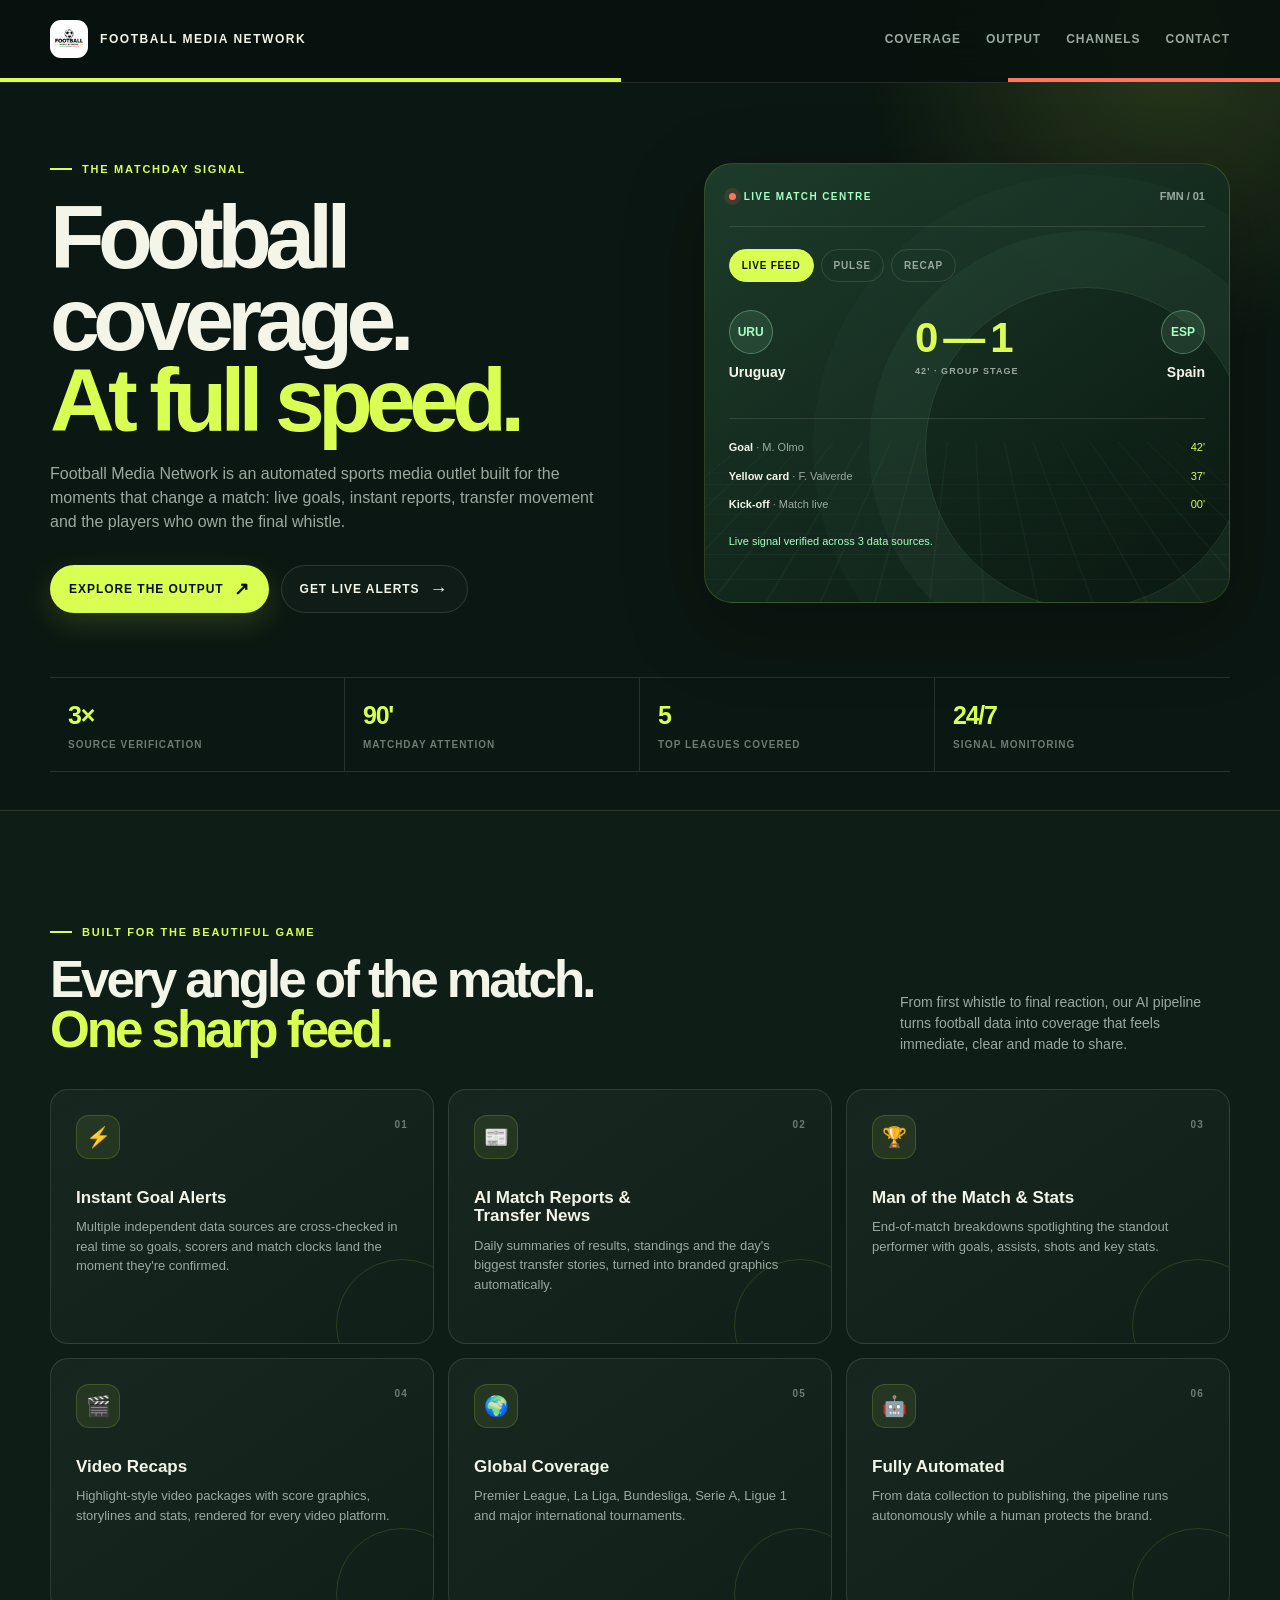
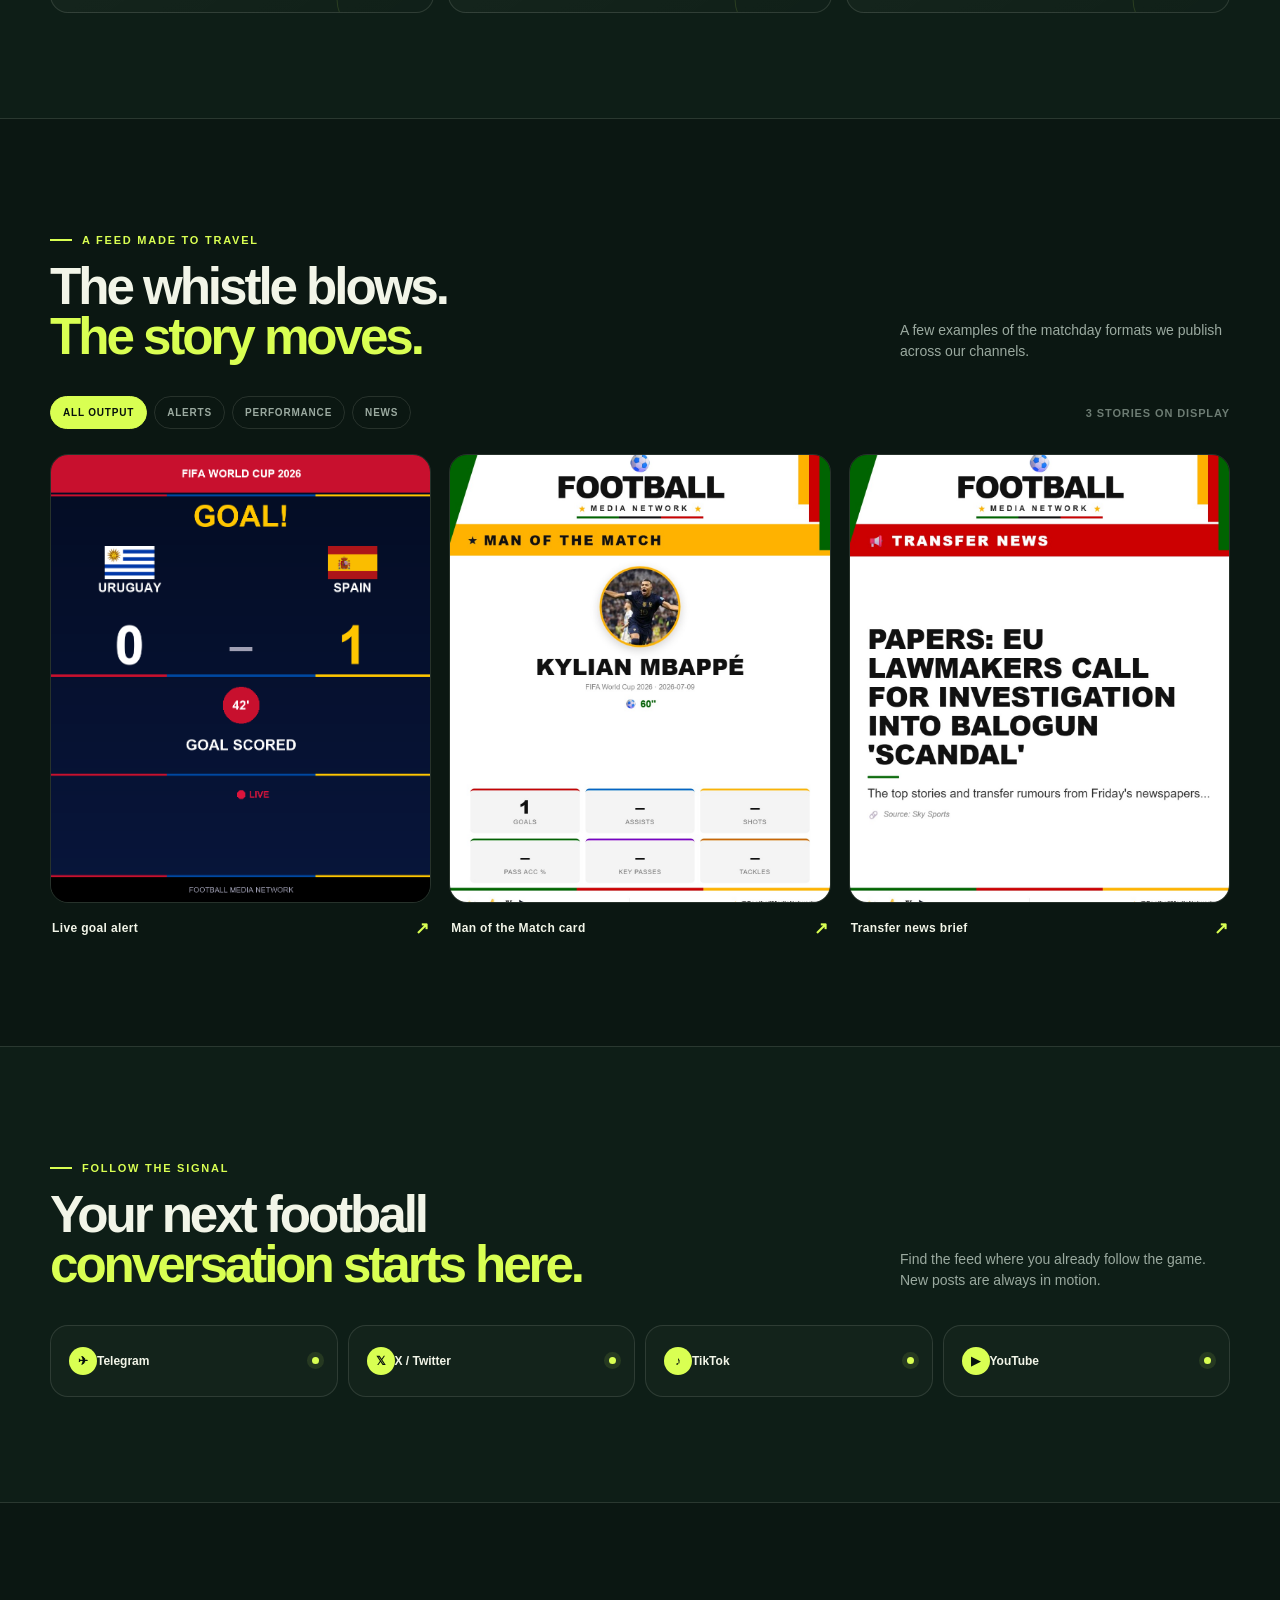
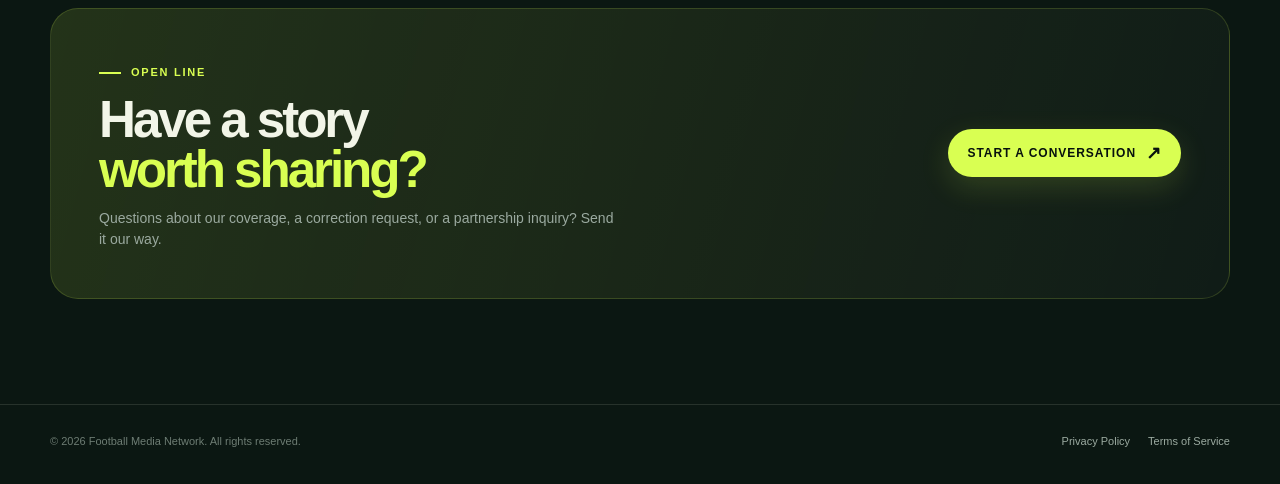
<file: index.html>
<!DOCTYPE html>
<html lang="en">
<head>
<meta charset="UTF-8">
<meta name="viewport" content="width=device-width, initial-scale=1.0">
<title>Football Media Network — AI-Powered Football Coverage</title>
<meta name="description" content="Football Media Network delivers AI-generated match graphics, live goal alerts, transfer news and Man of the Match breakdowns across Telegram, X, TikTok and YouTube.">
<!-- The same artwork submitted as the TikTok app icon, at every size and on
     every page. Review rejected the app because the icon in Basic Info did
     not match the site or the browser tab: the site declared no favicon at
     all, and the header showed a football emoji instead of the mark. -->
<link rel="icon" href="assets/brand/favicon.ico" sizes="any">
<link rel="icon" type="image/png" sizes="32x32" href="assets/brand/icon-32.png">
<link rel="icon" type="image/png" sizes="192x192" href="assets/brand/icon-192.png">
<link rel="apple-touch-icon" sizes="180x180" href="assets/brand/icon-180.png">
<meta property="og:title" content="Football Media Network">
<meta property="og:description" content="AI-generated match graphics, live goal alerts, transfer news and Man of the Match breakdowns.">
<meta property="og:image" content="assets/brand/icon-512.png">
<meta name="twitter:card" content="summary">
<meta name="twitter:image" content="assets/brand/icon-512.png">
<link rel="stylesheet" href="styles.css">
</head>
<body>

<header class="site-header">
  <div class="wrap topbar">
    <a class="brand" href="#top" aria-label="Football Media Network home"><img class="mark" src="assets/brand/icon-192.png" alt="Football Media Network"><span>FOOTBALL MEDIA NETWORK</span></a>
    <button class="menu-toggle" type="button" aria-label="Toggle navigation" aria-expanded="false"><span></span><span></span><span></span></button>
    <nav class="topnav" aria-label="Primary navigation">
      <a href="#what">Coverage</a>
      <a href="#samples">Output</a>
      <a href="#platforms">Channels</a>
      <a href="#contact">Contact</a>
    </nav>
  </div>
  <div class="stripe"><div class="g"></div><div class="k"></div><div class="r"></div></div>
</header>

<main id="top">
  <section class="hero">
    <div class="wrap hero-grid">
      <div>
        <span class="eyebrow">The matchday signal</span>
        <h1>Football coverage.<span class="hl">At full speed.</span></h1>
        <p class="hero-copy">Football Media Network is an automated sports media outlet built for the moments that change a match: live goals, instant reports, transfer movement and the players who own the final whistle.</p>
        <div class="hero-actions">
          <a class="button button-primary" href="#samples">Explore the output <span class="arrow">↗</span></a>
          <a class="button button-ghost" href="https://t.me/FootballMediaN">Get live alerts <span class="arrow">→</span></a>
        </div>
      </div>

      <aside class="match-card" aria-label="Live match centre preview">
        <div class="match-top">
          <span class="live-label">Live match centre</span>
          <small>FMN / 01</small>
        </div>
        <div class="match-tabs" role="tablist" aria-label="Match centre views">
          <button class="match-tab is-active" type="button" role="tab" aria-selected="true" data-match-tab="live">Live feed</button>
          <button class="match-tab" type="button" role="tab" aria-selected="false" data-match-tab="pulse">Pulse</button>
          <button class="match-tab" type="button" role="tab" aria-selected="false" data-match-tab="recap">Recap</button>
        </div>
        <div class="fixture">
          <div class="team"><span class="team-badge">URU</span><span>Uruguay</span></div>
          <div class="score">0 — 1<small>42' · Group stage</small></div>
          <div class="team"><span class="team-badge">ESP</span><span>Spain</span></div>
        </div>
        <div class="match-events">
          <div class="match-event"><span><b>Goal</b> · M. Olmo</span><span class="event-time">42'</span></div>
          <div class="match-event"><span><b>Yellow card</b> · F. Valverde</span><span class="event-time">37'</span></div>
          <div class="match-event"><span><b>Kick-off</b> · Match live</span><span class="event-time">00'</span></div>
        </div>
        <div class="match-status" data-match-status aria-live="polite">Live signal verified across 3 data sources.</div>
      </aside>
    </div>

    <div class="wrap stat-bar" aria-label="Football Media Network stats">
      <div class="stat"><strong>3×</strong><span>Source verification</span></div>
      <div class="stat"><strong>90'</strong><span>Matchday attention</span></div>
      <div class="stat"><strong>5</strong><span>Top leagues covered</span></div>
      <div class="stat"><strong>24/7</strong><span>Signal monitoring</span></div>
    </div>
  </section>

  <section id="what" class="alt">
    <div class="wrap">
      <div class="section-heading">
        <div><span class="section-kicker">Built for the beautiful game</span><h2 class="section-title">Every angle of the match.<br><span class="accent">One sharp feed.</span></h2></div>
        <p class="section-intro">From first whistle to final reaction, our AI pipeline turns football data into coverage that feels immediate, clear and made to share.</p>
      </div>
      <div class="grid3">
        <article class="feature"><span class="feature-number">01</span><div class="ico">⚡</div><h3>Instant Goal Alerts</h3><p>Multiple independent data sources are cross-checked in real time so goals, scorers and match clocks land the moment they're confirmed.</p></article>
        <article class="feature"><span class="feature-number">02</span><div class="ico">📰</div><h3>AI Match Reports &amp; Transfer News</h3><p>Daily summaries of results, standings and the day's biggest transfer stories, turned into branded graphics automatically.</p></article>
        <article class="feature"><span class="feature-number">03</span><div class="ico">🏆</div><h3>Man of the Match &amp; Stats</h3><p>End-of-match breakdowns spotlighting the standout performer with goals, assists, shots and key stats.</p></article>
        <article class="feature"><span class="feature-number">04</span><div class="ico">🎬</div><h3>Video Recaps</h3><p>Highlight-style video packages with score graphics, storylines and stats, rendered for every video platform.</p></article>
        <article class="feature"><span class="feature-number">05</span><div class="ico">🌍</div><h3>Global Coverage</h3><p>Premier League, La Liga, Bundesliga, Serie A, Ligue 1 and major international tournaments.</p></article>
        <article class="feature"><span class="feature-number">06</span><div class="ico">🤖</div><h3>Fully Automated</h3><p>From data collection to publishing, the pipeline runs autonomously while a human protects the brand.</p></article>
      </div>
    </div>
  </section>

  <section id="samples">
    <div class="wrap">
      <div class="section-heading">
        <div><span class="section-kicker">A feed made to travel</span><h2 class="section-title">The whistle blows.<br><span class="accent">The story moves.</span></h2></div>
        <p class="section-intro">A few examples of the matchday formats we publish across our channels.</p>
      </div>
      <div class="gallery-toolbar">
        <div class="filters" role="group" aria-label="Filter sample output">
          <button class="filter-button is-active" type="button" aria-pressed="true" data-filter="all">All output</button>
          <button class="filter-button" type="button" aria-pressed="false" data-filter="alert">Alerts</button>
          <button class="filter-button" type="button" aria-pressed="false" data-filter="performance">Performance</button>
          <button class="filter-button" type="button" aria-pressed="false" data-filter="news">News</button>
        </div>
        <span class="gallery-count" data-gallery-count>3 stories on display</span>
      </div>
      <div class="gallery">
        <figure data-type="alert"><img src="assets/samples/goal-live.png" alt="Live goal alert graphic: Uruguay 0 - 1 Spain, 42nd minute"><figcaption>Live goal alert</figcaption></figure>
        <figure data-type="performance"><img src="assets/samples/motm.jpg" alt="Man of the Match card for Kylian Mbappe, FIFA World Cup 2026"><figcaption>Man of the Match card</figcaption></figure>
        <figure data-type="news"><img src="assets/samples/transfer-news.jpg" alt="Transfer news graphic sourced from Sky Sports"><figcaption>Transfer news brief</figcaption></figure>
      </div>
    </div>
  </section>

  <section id="platforms" class="alt">
    <div class="wrap">
      <div class="section-heading"><div><span class="section-kicker">Follow the signal</span><h2 class="section-title">Your next football<br><span class="accent">conversation starts here.</span></h2></div><p class="section-intro">Find the feed where you already follow the game. New posts are always in motion.</p></div>
      <div class="platforms">
        <a class="platform" href="https://t.me/FootballMediaN"><span class="platform-icon">✈</span>Telegram<span class="dot"></span></a>
        <a class="platform" href="https://x.com/FootballMediaNetwork"><span class="platform-icon">𝕏</span>X / Twitter<span class="dot"></span></a>
        <a class="platform" href="https://www.tiktok.com/@footballmedianetwork"><span class="platform-icon">♪</span>TikTok<span class="dot"></span></a>
        <a class="platform" href="https://www.youtube.com/@FootballMediaNetwork"><span class="platform-icon">▶</span>YouTube<span class="dot"></span></a>
      </div>
    </div>
  </section>

  <section id="contact">
    <div class="wrap">
      <div class="contact-panel">
        <div><span class="section-kicker">Open line</span><h2 class="section-title">Have a story<br><span class="accent">worth sharing?</span></h2><p>Questions about our coverage, a correction request, or a partnership inquiry? Send it our way.</p></div>
        <a class="button button-primary" href="mailto:mworyoe@gmail.com">Start a conversation <span class="arrow">↗</span></a>
      </div>
    </div>
  </section>
</main>

<footer>
  <div class="wrap footer-content"><div>© <span data-year></span> Football Media Network. All rights reserved.</div><div class="footer-links"><a href="privacy.html">Privacy Policy</a><a href="terms.html">Terms of Service</a></div></div>
</footer>
<button class="back-to-top" type="button" aria-label="Back to top">↑</button>
<script src="site.js"></script>
</body>
</html>
</file>
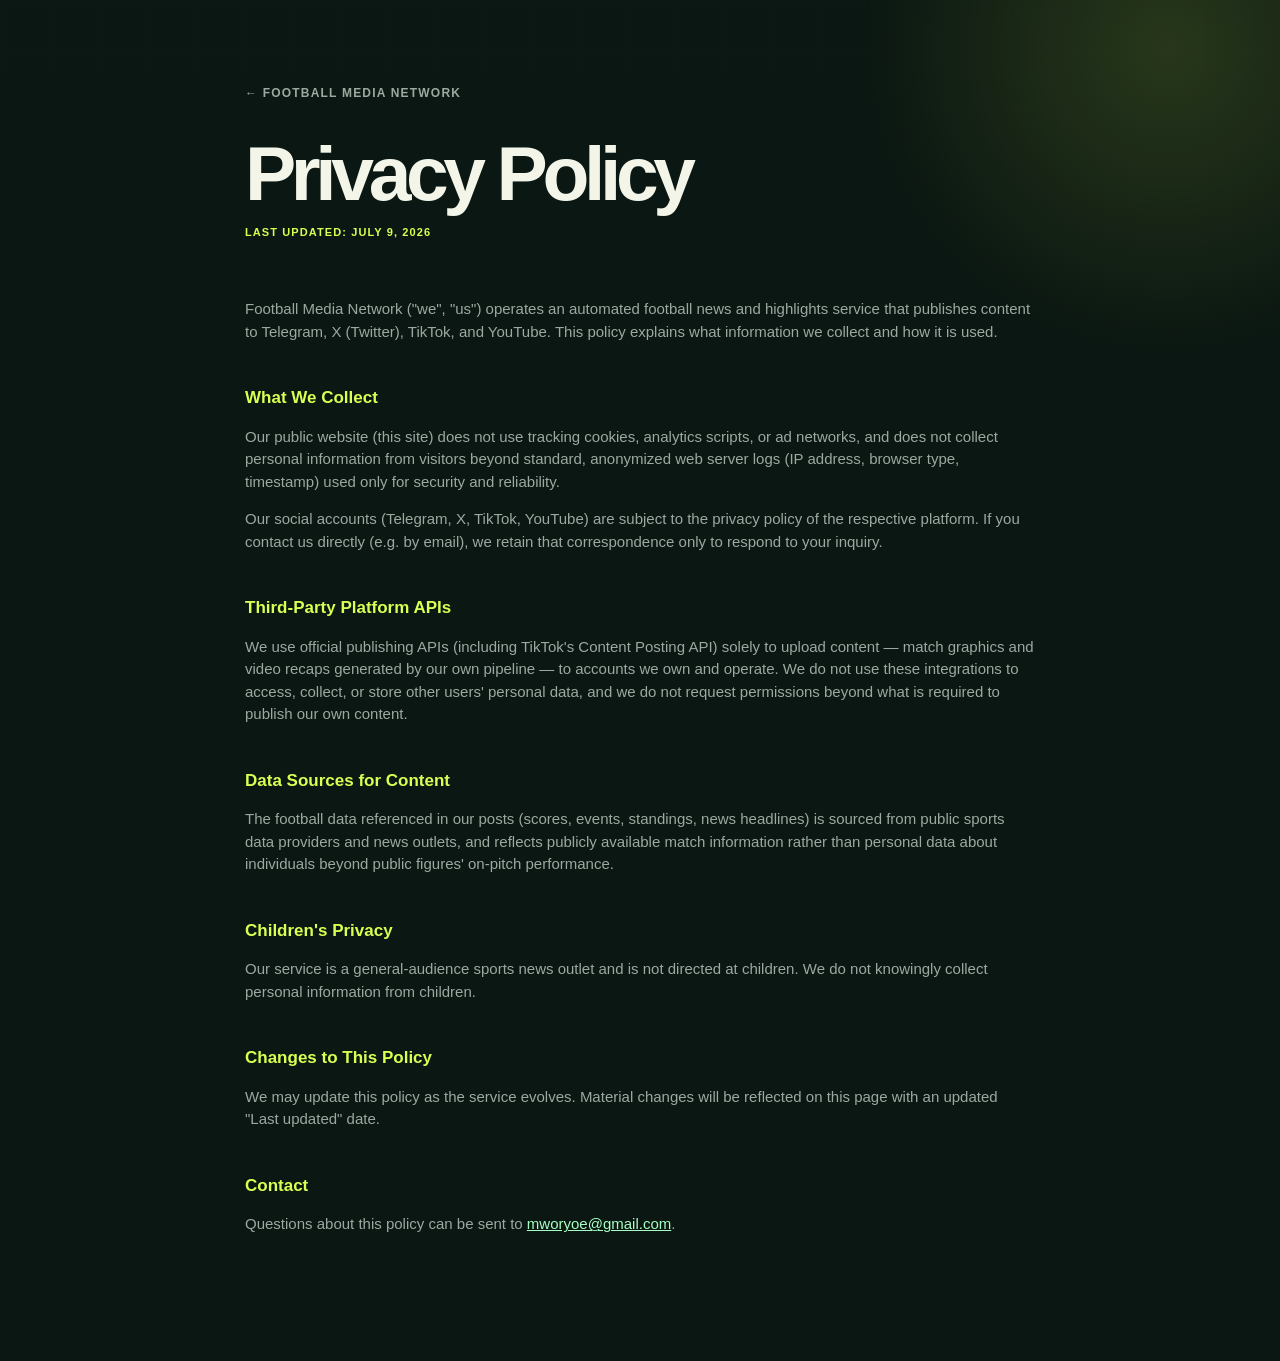
<file: privacy.html>
<!DOCTYPE html>
<html lang="en">
<head>
<meta charset="UTF-8">
<meta name="viewport" content="width=device-width, initial-scale=1.0">
<title>Privacy Policy — Football Media Network</title>
<!-- Same icon as the TikTok app submission and the rest of the site. -->
<link rel="icon" href="assets/brand/favicon.ico" sizes="any">
<link rel="icon" type="image/png" sizes="32x32" href="assets/brand/icon-32.png">
<link rel="apple-touch-icon" sizes="180x180" href="assets/brand/icon-180.png">
<link rel="stylesheet" href="styles.css">
</head>
<body class="legal-page">
<div class="wrap legal-shell">
  <a class="legal-back" href="index.html">← Football Media Network</a>
  <h1>Privacy Policy</h1>
  <div class="updated">Last updated: July 9, 2026</div>

  <p>Football Media Network ("we", "us") operates an automated football news and highlights service
     that publishes content to Telegram, X (Twitter), TikTok, and YouTube. This policy explains what
     information we collect and how it is used.</p>

  <h2>What We Collect</h2>
  <p>Our public website (this site) does not use tracking cookies, analytics scripts, or ad networks,
     and does not collect personal information from visitors beyond standard, anonymized web server
     logs (IP address, browser type, timestamp) used only for security and reliability.</p>
  <p>Our social accounts (Telegram, X, TikTok, YouTube) are subject to the privacy policy of the
     respective platform. If you contact us directly (e.g. by email), we retain that correspondence
     only to respond to your inquiry.</p>

  <h2>Third-Party Platform APIs</h2>
  <p>We use official publishing APIs (including TikTok's Content Posting API) solely to upload
     content — match graphics and video recaps generated by our own pipeline — to accounts we own
     and operate. We do not use these integrations to access, collect, or store other users' personal
     data, and we do not request permissions beyond what is required to publish our own content.</p>

  <h2>Data Sources for Content</h2>
  <p>The football data referenced in our posts (scores, events, standings, news headlines) is sourced
     from public sports data providers and news outlets, and reflects publicly available match
     information rather than personal data about individuals beyond public figures' on-pitch
     performance.</p>

  <h2>Children's Privacy</h2>
  <p>Our service is a general-audience sports news outlet and is not directed at children. We do not
     knowingly collect personal information from children.</p>

  <h2>Changes to This Policy</h2>
  <p>We may update this policy as the service evolves. Material changes will be reflected on this
     page with an updated "Last updated" date.</p>

  <h2>Contact</h2>
  <p>Questions about this policy can be sent to
     <a href="mailto:mworyoe@gmail.com">mworyoe@gmail.com</a>.</p>
</div>
</body>
</html>
</file>
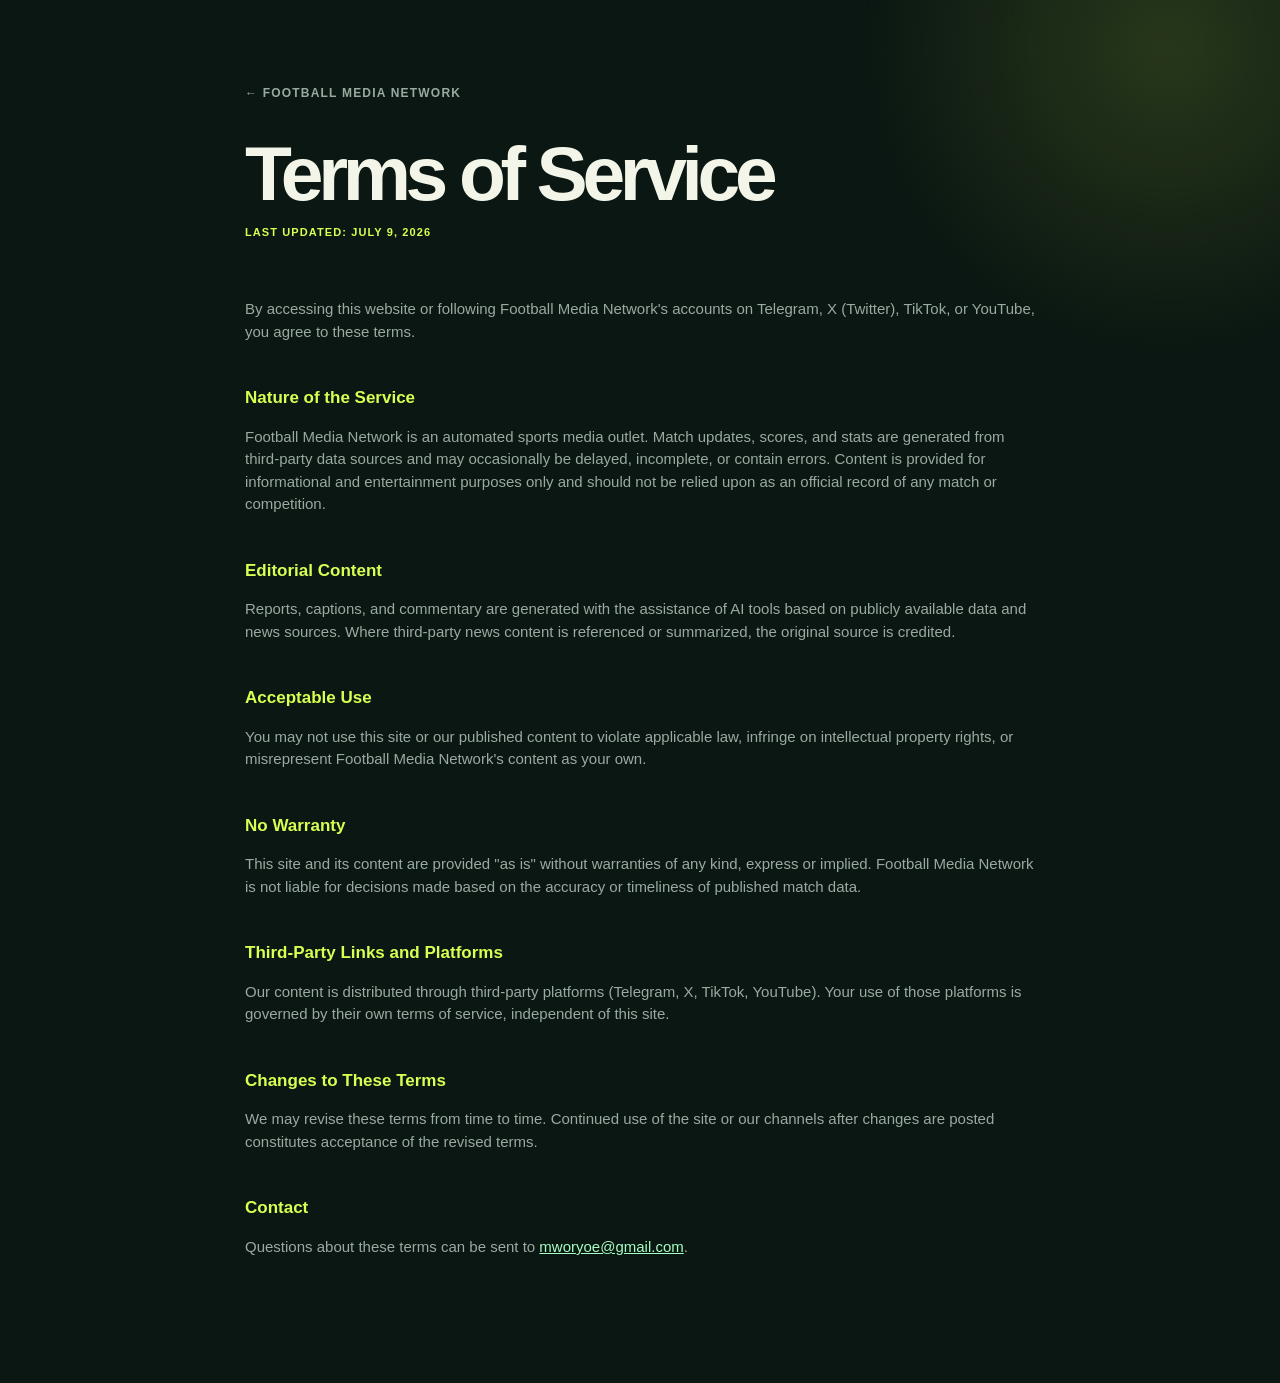
<file: terms.html>
<!DOCTYPE html>
<html lang="en">
<head>
<meta charset="UTF-8">
<meta name="viewport" content="width=device-width, initial-scale=1.0">
<title>Terms of Service — Football Media Network</title>
<!-- Same icon as the TikTok app submission and the rest of the site. -->
<link rel="icon" href="assets/brand/favicon.ico" sizes="any">
<link rel="icon" type="image/png" sizes="32x32" href="assets/brand/icon-32.png">
<link rel="apple-touch-icon" sizes="180x180" href="assets/brand/icon-180.png">
<link rel="stylesheet" href="styles.css">
</head>
<body class="legal-page">
<div class="wrap legal-shell">
  <a class="legal-back" href="index.html">← Football Media Network</a>
  <h1>Terms of Service</h1>
  <div class="updated">Last updated: July 9, 2026</div>

  <p>By accessing this website or following Football Media Network's accounts on Telegram, X (Twitter),
     TikTok, or YouTube, you agree to these terms.</p>

  <h2>Nature of the Service</h2>
  <p>Football Media Network is an automated sports media outlet. Match updates, scores, and stats are
     generated from third-party data sources and may occasionally be delayed, incomplete, or contain
     errors. Content is provided for informational and entertainment purposes only and should not be
     relied upon as an official record of any match or competition.</p>

  <h2>Editorial Content</h2>
  <p>Reports, captions, and commentary are generated with the assistance of AI tools based on publicly
     available data and news sources. Where third-party news content is referenced or summarized, the
     original source is credited.</p>

  <h2>Acceptable Use</h2>
  <p>You may not use this site or our published content to violate applicable law, infringe on
     intellectual property rights, or misrepresent Football Media Network's content as your own.</p>

  <h2>No Warranty</h2>
  <p>This site and its content are provided "as is" without warranties of any kind, express or implied.
     Football Media Network is not liable for decisions made based on the accuracy or timeliness of
     published match data.</p>

  <h2>Third-Party Links and Platforms</h2>
  <p>Our content is distributed through third-party platforms (Telegram, X, TikTok, YouTube). Your use
     of those platforms is governed by their own terms of service, independent of this site.</p>

  <h2>Changes to These Terms</h2>
  <p>We may revise these terms from time to time. Continued use of the site or our channels after
     changes are posted constitutes acceptance of the revised terms.</p>

  <h2>Contact</h2>
  <p>Questions about these terms can be sent to
     <a href="mailto:mworyoe@gmail.com">mworyoe@gmail.com</a>.</p>
</div>
</body>
</html>
</file>
<file: styles.css>
:root {
  --ink: #07110d;
  --field: #0b1712;
  --panel: #10221a;
  --panel-strong: #162c21;
  --line: rgba(218, 255, 82, 0.16);
  --line-light: rgba(242, 246, 231, 0.12);
  --lime: #d9ff52;
  --mint: #a7ffc3;
  --sky: #78d9ff;
  --coral: #ff765c;
  --cream: #f2f5e8;
  --muted: #9baaa0;
  --muted-dark: #6d7c73;
  --shadow: 0 24px 80px rgba(0, 0, 0, 0.26);
  --radius-lg: 28px;
  --radius-md: 18px;
  --ease: cubic-bezier(.2, .8, .2, 1);
}

* { box-sizing: border-box; }
html { scroll-behavior: smooth; }
body {
  margin: 0;
  background: var(--field);
  color: var(--cream);
  font-family: Inter, ui-sans-serif, -apple-system, BlinkMacSystemFont, "Segoe UI", Arial, sans-serif;
  line-height: 1.5;
  overflow-x: hidden;
}
body::before {
  position: fixed;
  inset: 0;
  z-index: -2;
  pointer-events: none;
  content: "";
  opacity: .48;
  background-image: linear-gradient(rgba(255,255,255,.018) 1px, transparent 1px), linear-gradient(90deg, rgba(255,255,255,.018) 1px, transparent 1px);
  background-size: 48px 48px;
  mask-image: linear-gradient(to bottom, black, transparent 78%);
}
body::after {
  position: fixed;
  top: -18rem;
  right: -14rem;
  z-index: -1;
  width: 42rem;
  height: 42rem;
  content: "";
  pointer-events: none;
  background: radial-gradient(circle, rgba(217,255,82,.14), transparent 65%);
}
::selection { color: var(--ink); background: var(--lime); }
a { color: inherit; }
button, a { -webkit-tap-highlight-color: transparent; }
button { font: inherit; }
.wrap { width: min(1180px, calc(100% - 48px)); margin: 0 auto; }

.site-header {
  position: sticky;
  top: 0;
  z-index: 20;
  border-bottom: 1px solid var(--line-light);
  background: rgba(7, 17, 13, .86);
  backdrop-filter: blur(20px);
}
.topbar { display: flex; align-items: center; justify-content: space-between; min-height: 78px; gap: 28px; }
.brand { display: inline-flex; align-items: center; gap: 12px; color: var(--cream); text-decoration: none; font-size: 12px; font-weight: 900; letter-spacing: .13em; white-space: nowrap; }
.brand .mark { display: block; width: 38px; height: 38px; padding: 3px; object-fit: contain; border-radius: 11px; background: #fff; }
.topnav { display: flex; align-items: center; gap: 25px; }
.topnav a { position: relative; color: var(--muted); text-decoration: none; font-size: 12px; font-weight: 800; letter-spacing: .08em; text-transform: uppercase; transition: color .25s ease; }
.topnav a::after { position: absolute; right: 0; bottom: -9px; left: 0; height: 2px; content: ""; transform: scaleX(0); transform-origin: right; background: var(--lime); transition: transform .25s var(--ease); }
.topnav a:hover, .topnav a:focus-visible { color: var(--cream); }
.topnav a:hover::after, .topnav a:focus-visible::after { transform: scaleX(1); transform-origin: left; }
.menu-toggle { display: none; border: 1px solid var(--line-light); border-radius: 999px; background: transparent; color: var(--cream); padding: 9px 13px; cursor: pointer; }
.menu-toggle span { display: block; width: 17px; height: 2px; margin: 3px 0; background: var(--cream); transition: transform .25s ease; }
.site-header.nav-open .menu-toggle span:first-child { transform: translateY(5px) rotate(45deg); }
.site-header.nav-open .menu-toggle span:nth-child(2) { opacity: 0; }
.site-header.nav-open .menu-toggle span:last-child { transform: translateY(-5px) rotate(-45deg); }
.stripe { display: grid; grid-template-columns: 1.6fr 1fr .7fr; height: 4px; }
.stripe .g { background: var(--lime); }
.stripe .k { background: var(--ink); }
.stripe .r { background: var(--coral); }

.hero { position: relative; padding: 70px 0 38px; }
.hero-grid { display: grid; grid-template-columns: minmax(0, 1.05fr) minmax(370px, .95fr); align-items: center; gap: 72px; }
.eyebrow, .section-kicker { display: inline-flex; align-items: center; gap: 10px; color: var(--lime); font-size: 11px; font-weight: 900; letter-spacing: .16em; text-transform: uppercase; }
.eyebrow::before, .section-kicker::before { width: 22px; height: 2px; content: ""; background: currentColor; }
.hero h1 { max-width: 730px; margin: 20px 0 20px; color: var(--cream); font-size: clamp(3.6rem, 7vw, 6.7rem); font-weight: 900; line-height: .91; letter-spacing: -.075em; }
.hero h1 .hl { display: block; color: var(--lime); }
.hero-copy { max-width: 570px; margin: 0; color: var(--muted); font-size: 16px; }
.hero-actions { display: flex; align-items: center; gap: 12px; margin-top: 31px; flex-wrap: wrap; }
.button { display: inline-flex; align-items: center; justify-content: center; gap: 10px; min-height: 48px; padding: 0 18px; border: 1px solid transparent; border-radius: 999px; cursor: pointer; text-decoration: none; font-size: 12px; font-weight: 900; letter-spacing: .08em; text-transform: uppercase; transition: transform .25s var(--ease), background .25s ease, color .25s ease, border-color .25s ease, box-shadow .25s ease; }
.button:hover, .button:focus-visible { transform: translateY(-3px); }
.button-primary { background: var(--lime); color: var(--ink); box-shadow: 0 10px 30px rgba(217, 255, 82, .15); }
.button-primary:hover, .button-primary:focus-visible { background: #edff9b; box-shadow: 0 14px 38px rgba(217, 255, 82, .22); }
.button-ghost { border-color: var(--line-light); background: rgba(255,255,255,.025); color: var(--cream); }
.button-ghost:hover, .button-ghost:focus-visible { border-color: var(--lime); background: rgba(217,255,82,.08); }
.button .arrow { font-size: 18px; line-height: 0; }

.match-card { position: relative; min-height: 440px; overflow: hidden; padding: 24px; border: 1px solid var(--line); border-radius: var(--radius-lg); background: linear-gradient(145deg, rgba(30, 62, 44, .96), rgba(10, 24, 17, .98)); box-shadow: var(--shadow); isolation: isolate; }
.match-card::before { position: absolute; inset: 0; z-index: -1; content: ""; opacity: .5; background-image: linear-gradient(rgba(167,255,195,.08) 1px, transparent 1px), linear-gradient(90deg, rgba(167,255,195,.08) 1px, transparent 1px); background-size: 34px 34px; transform: perspective(480px) rotateX(55deg) scale(1.6) translateY(24%); transform-origin: center bottom; }
.match-card::after { position: absolute; top: 28%; left: 42%; z-index: -1; width: 20rem; height: 20rem; border: 1px solid rgba(167,255,195,.13); border-radius: 50%; content: ""; box-shadow: 0 0 0 56px rgba(167,255,195,.035), 0 0 0 112px rgba(167,255,195,.025); }
.match-top { display: flex; align-items: center; justify-content: space-between; padding-bottom: 22px; border-bottom: 1px solid var(--line-light); }
.live-label { display: inline-flex; align-items: center; gap: 8px; color: var(--mint); font-size: 10px; font-weight: 900; letter-spacing: .14em; text-transform: uppercase; }
.live-label::before { width: 7px; height: 7px; border-radius: 50%; content: ""; background: var(--coral); box-shadow: 0 0 0 5px rgba(255,118,92,.12); animation: pulse 1.7s infinite; }
.match-top small { color: var(--muted); font-size: 11px; font-weight: 800; }
.match-tabs { display: flex; gap: 7px; margin: 22px 0 28px; }
.match-tab, .filter-button { border: 1px solid var(--line-light); border-radius: 999px; background: transparent; color: var(--muted); padding: 8px 12px; cursor: pointer; font-size: 10px; font-weight: 900; letter-spacing: .08em; text-transform: uppercase; transition: all .2s ease; }
.match-tab:hover, .match-tab:focus-visible, .match-tab.is-active, .filter-button:hover, .filter-button:focus-visible, .filter-button.is-active { border-color: var(--lime); background: var(--lime); color: var(--ink); }
.fixture { display: grid; grid-template-columns: 1fr auto 1fr; align-items: center; gap: 14px; }
.team { display: grid; gap: 8px; color: var(--cream); font-size: 14px; font-weight: 900; }
.team:last-child { text-align: right; }
.team-badge { display: grid; place-items: center; width: 44px; height: 44px; border: 1px solid rgba(167,255,195,.32); border-radius: 50%; background: rgba(167,255,195,.1); color: var(--mint); font-size: 12px; font-weight: 900; }
.team:last-child .team-badge { justify-self: end; }
.score { color: var(--lime); font-size: 42px; font-weight: 900; line-height: 1; letter-spacing: -.08em; }
.score small { display: block; margin-top: 8px; color: var(--muted); font-size: 9px; letter-spacing: .12em; text-align: center; text-transform: uppercase; }
.match-events { display: grid; gap: 12px; margin-top: 35px; padding-top: 20px; border-top: 1px solid var(--line-light); }
.match-event { display: flex; align-items: center; justify-content: space-between; gap: 12px; color: var(--muted); font-size: 11px; }
.match-event b { color: var(--cream); font-weight: 800; }
.event-time { color: var(--lime); font-variant-numeric: tabular-nums; }
.match-status { margin-top: 20px; color: var(--mint); font-size: 11px; }

.stat-bar { display: grid; grid-template-columns: repeat(4, 1fr); margin-top: 64px; border-top: 1px solid var(--line-light); border-bottom: 1px solid var(--line-light); }
.stat { padding: 19px 18px; border-right: 1px solid var(--line-light); }
.stat:last-child { border-right: 0; }
.stat strong { display: block; color: var(--lime); font-size: 25px; font-weight: 900; letter-spacing: -.05em; }
.stat span { display: block; margin-top: 3px; color: var(--muted-dark); font-size: 10px; font-weight: 900; letter-spacing: .1em; text-transform: uppercase; }

section { padding: 105px 0; }
section.alt { background: rgba(16, 34, 26, .72); border-top: 1px solid var(--line-light); border-bottom: 1px solid var(--line-light); }
.section-heading { display: flex; align-items: end; justify-content: space-between; gap: 28px; margin-bottom: 34px; }
.section-title { max-width: 640px; margin: 14px 0 0; color: var(--cream); font-size: clamp(2rem, 4vw, 3.5rem); font-weight: 900; line-height: .98; letter-spacing: -.06em; }
.section-title .accent { color: var(--lime); }
.section-intro { max-width: 330px; margin: 0; color: var(--muted); font-size: 14px; }
.grid3 { display: grid; grid-template-columns: repeat(3, 1fr); gap: 14px; }
.feature { position: relative; min-height: 255px; padding: 25px; overflow: hidden; border: 1px solid var(--line-light); border-radius: var(--radius-md); background: linear-gradient(145deg, rgba(255,255,255,.045), rgba(255,255,255,.012)); transition: transform .35s var(--ease), border-color .35s ease, background .35s ease; }
.feature::after { position: absolute; right: -35px; bottom: -48px; width: 130px; height: 130px; border: 1px solid rgba(217,255,82,.13); border-radius: 50%; content: ""; transition: transform .35s ease; }
.feature:hover, .feature:focus-within { transform: translateY(-7px); border-color: rgba(217,255,82,.45); background: linear-gradient(145deg, rgba(217,255,82,.11), rgba(255,255,255,.025)); }
.feature:hover::after { transform: scale(1.3); }
.feature .ico { display: grid; place-items: center; width: 44px; height: 44px; margin-bottom: 30px; border: 1px solid var(--line); border-radius: 13px; background: rgba(217,255,82,.08); font-size: 20px; }
.feature h3 { max-width: 220px; margin: 0 0 10px; color: var(--cream); font-size: 17px; line-height: 1.08; }
.feature p { margin: 0; color: var(--muted); font-size: 13px; }
.feature .feature-number { position: absolute; top: 27px; right: 25px; color: var(--muted-dark); font-size: 10px; font-weight: 900; letter-spacing: .12em; }

.gallery-toolbar { display: flex; align-items: center; justify-content: space-between; gap: 18px; margin-bottom: 25px; }
.filters { display: flex; gap: 7px; flex-wrap: wrap; }
.gallery-count { color: var(--muted-dark); font-size: 11px; font-weight: 900; letter-spacing: .08em; text-transform: uppercase; }
.gallery { display: grid; grid-template-columns: repeat(3, 1fr); gap: 18px; }
.gallery figure { margin: 0; transition: opacity .3s ease, transform .3s var(--ease); }
.gallery figure.is-hidden { display: none; }
.gallery img { display: block; width: 100%; aspect-ratio: 4 / 4.7; object-fit: cover; border: 1px solid var(--line-light); border-radius: var(--radius-md); transition: transform .45s var(--ease), border-color .3s ease, filter .3s ease; }
.gallery figure:hover img { transform: translateY(-7px) scale(1.015); border-color: var(--lime); filter: saturate(1.1); }
.gallery figcaption { display: flex; align-items: center; justify-content: space-between; gap: 10px; padding: 13px 2px 0; color: var(--cream); font-size: 12px; font-weight: 900; letter-spacing: .03em; }
.gallery figcaption::after { color: var(--lime); content: "↗"; font-size: 17px; }

.platforms { display: grid; grid-template-columns: repeat(4, 1fr); gap: 10px; }
.platform { display: flex; align-items: center; justify-content: space-between; min-height: 72px; padding: 18px; border: 1px solid var(--line-light); border-radius: var(--radius-md); background: rgba(255,255,255,.025); color: var(--cream); text-decoration: none; font-size: 12px; font-weight: 900; transition: transform .3s var(--ease), border-color .3s ease, background .3s ease; }
.platform:hover, .platform:focus-visible { transform: translateY(-5px); border-color: var(--lime); background: rgba(217,255,82,.09); }
.platform .platform-icon { display: grid; place-items: center; width: 28px; height: 28px; border-radius: 50%; background: var(--lime); color: var(--ink); font-size: 12px; }
.platform .dot { width: 7px; height: 7px; margin-left: auto; border-radius: 50%; background: var(--lime); box-shadow: 0 0 0 5px rgba(217,255,82,.1); }

.contact-panel { display: grid; grid-template-columns: 1fr auto; align-items: center; gap: 30px; padding: 48px; border: 1px solid var(--line); border-radius: var(--radius-lg); background: linear-gradient(105deg, rgba(217,255,82,.12), rgba(255,255,255,.025)); }
.contact-panel .section-title { margin-bottom: 13px; }
.contact-panel p { max-width: 520px; margin: 0; color: var(--muted); font-size: 14px; }
.contact-panel .button { white-space: nowrap; }

footer { padding: 28px 0 34px; border-top: 1px solid var(--line-light); color: var(--muted-dark); font-size: 11px; }
.footer-content { display: flex; align-items: center; justify-content: space-between; gap: 20px; }
footer a { color: var(--muted); text-decoration: none; transition: color .2s ease; }
footer a:hover, footer a:focus-visible { color: var(--lime); }
.footer-links { display: flex; gap: 18px; }
.back-to-top { position: fixed; right: 24px; bottom: 24px; z-index: 10; display: grid; place-items: center; width: 42px; height: 42px; border: 1px solid var(--line); border-radius: 50%; background: rgba(7,17,13,.85); color: var(--lime); cursor: pointer; opacity: 0; transform: translateY(15px); pointer-events: none; transition: opacity .25s ease, transform .25s ease, background .25s ease; }
.back-to-top.is-visible { opacity: 1; transform: translateY(0); pointer-events: auto; }
.back-to-top:hover { background: var(--lime); color: var(--ink); }

.legal-page { min-height: 100vh; }
.legal-shell { max-width: 790px; padding: 80px 0 110px; }
.legal-back { display: inline-flex; align-items: center; gap: 8px; margin-bottom: 35px; color: var(--muted); font-size: 12px; font-weight: 900; letter-spacing: .1em; text-decoration: none; text-transform: uppercase; }
.legal-back:hover { color: var(--lime); }
.legal-page h1 { margin: 0; color: var(--cream); font-size: clamp(2.7rem, 6vw, 5.2rem); line-height: .95; letter-spacing: -.07em; }
.legal-page .updated { margin: 14px 0 58px; color: var(--lime); font-size: 11px; font-weight: 900; letter-spacing: .1em; text-transform: uppercase; }
.legal-page h2 { margin: 42px 0 10px; color: var(--lime); font-size: 17px; }
.legal-page p, .legal-page li { color: var(--muted); font-size: 15px; }
.legal-page a:not(.legal-back) { color: var(--mint); }

@keyframes pulse { 0%, 100% { opacity: 1; transform: scale(1); } 50% { opacity: .55; transform: scale(.75); } }
@media (max-width: 900px) {
  .hero-grid { grid-template-columns: 1fr; gap: 45px; }
  .match-card { max-width: 620px; }
  .grid3 { grid-template-columns: repeat(2, 1fr); }
}
@media (max-width: 720px) {
  .wrap { width: min(100% - 32px, 560px); }
  .topbar { min-height: 68px; }
  .brand { font-size: 10px; letter-spacing: .1em; }
  .brand .mark { width: 34px; height: 34px; }
  .menu-toggle { display: block; }
  .topnav { position: absolute; top: 68px; right: 16px; left: 16px; display: grid; gap: 0; padding: 8px; border: 1px solid var(--line-light); border-radius: 16px; background: rgba(7,17,13,.97); opacity: 0; transform: translateY(-8px); pointer-events: none; transition: opacity .2s ease, transform .2s ease; }
  .site-header.nav-open .topnav { opacity: 1; transform: translateY(0); pointer-events: auto; }
  .topnav a { padding: 13px 12px; }
  .topnav a::after { display: none; }
  .hero { padding-top: 54px; }
  .hero h1 { font-size: clamp(3.4rem, 16vw, 5.4rem); }
  .hero-copy { font-size: 14px; }
  .match-card { min-height: 405px; padding: 20px; }
  .stat-bar { grid-template-columns: repeat(2, 1fr); margin-top: 45px; }
  .stat:nth-child(2) { border-right: 0; }
  .stat:nth-child(-n+2) { border-bottom: 1px solid var(--line-light); }
  section { padding: 75px 0; }
  .section-heading { display: block; }
  .section-intro { margin-top: 18px; }
  .grid3, .gallery { grid-template-columns: 1fr; }
  .feature { min-height: auto; }
  .gallery-toolbar { display: block; }
  .gallery-count { margin-top: 14px; }
  .platforms { grid-template-columns: repeat(2, 1fr); }
  .contact-panel { display: block; padding: 30px 24px; }
  .contact-panel .button { margin-top: 25px; }
  .footer-content { display: block; }
  .footer-links { margin-top: 13px; }
  .legal-shell { padding: 55px 0 80px; }
}
@media (prefers-reduced-motion: reduce) {
  *, *::before, *::after { scroll-behavior: auto !important; animation-duration: .01ms !important; transition-duration: .01ms !important; }
}
</file>
